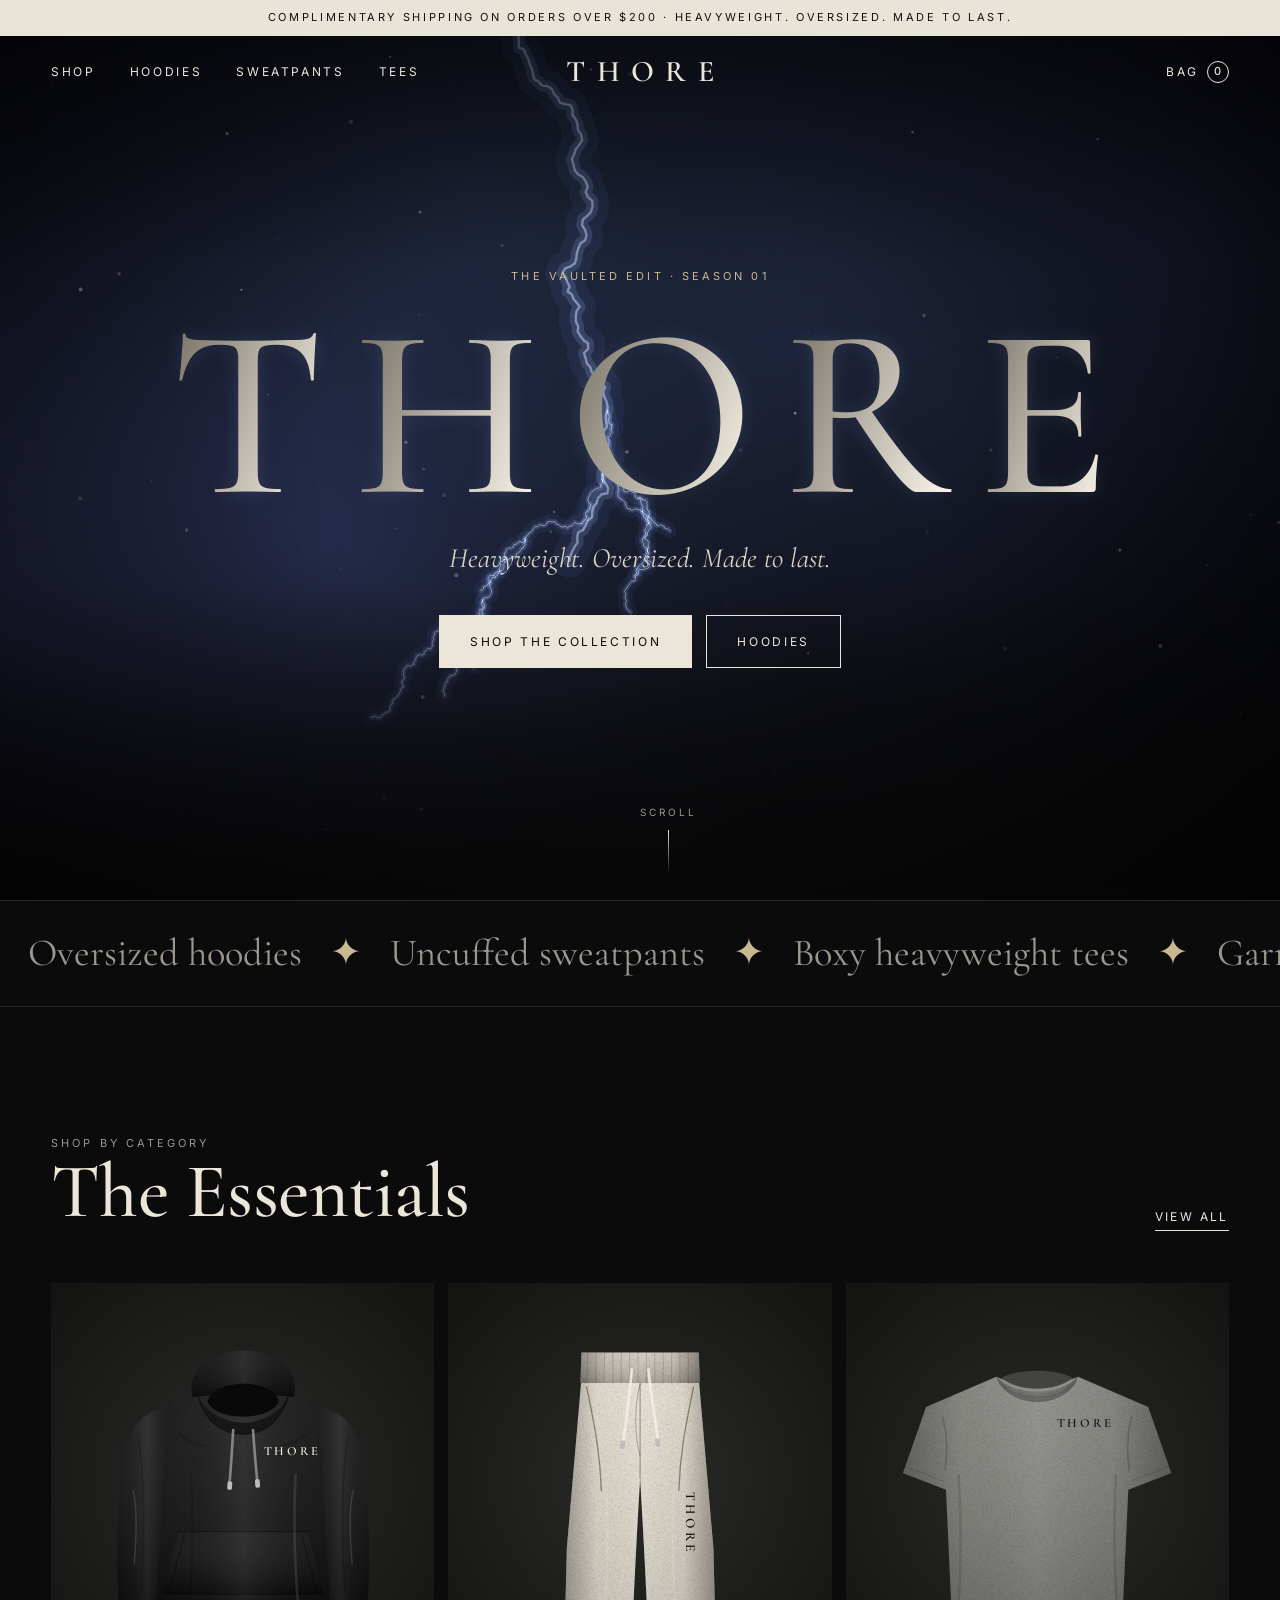
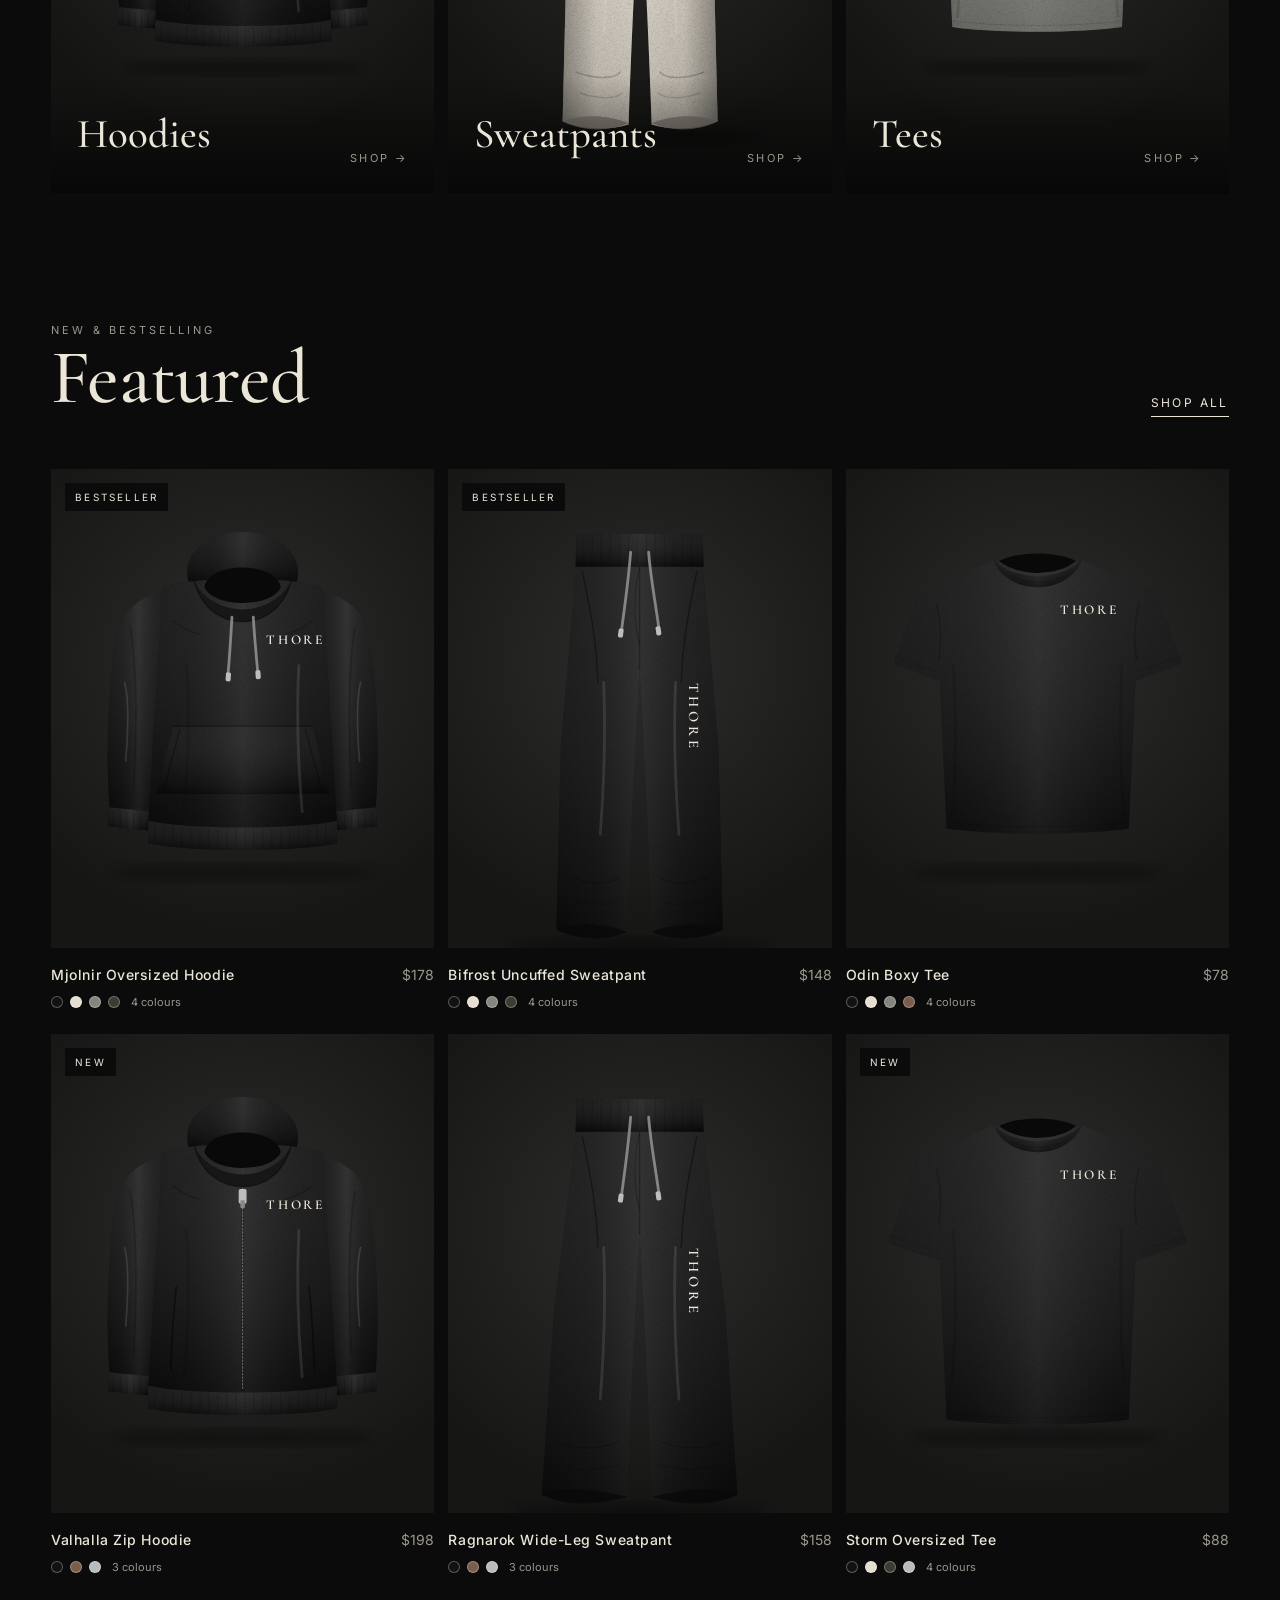
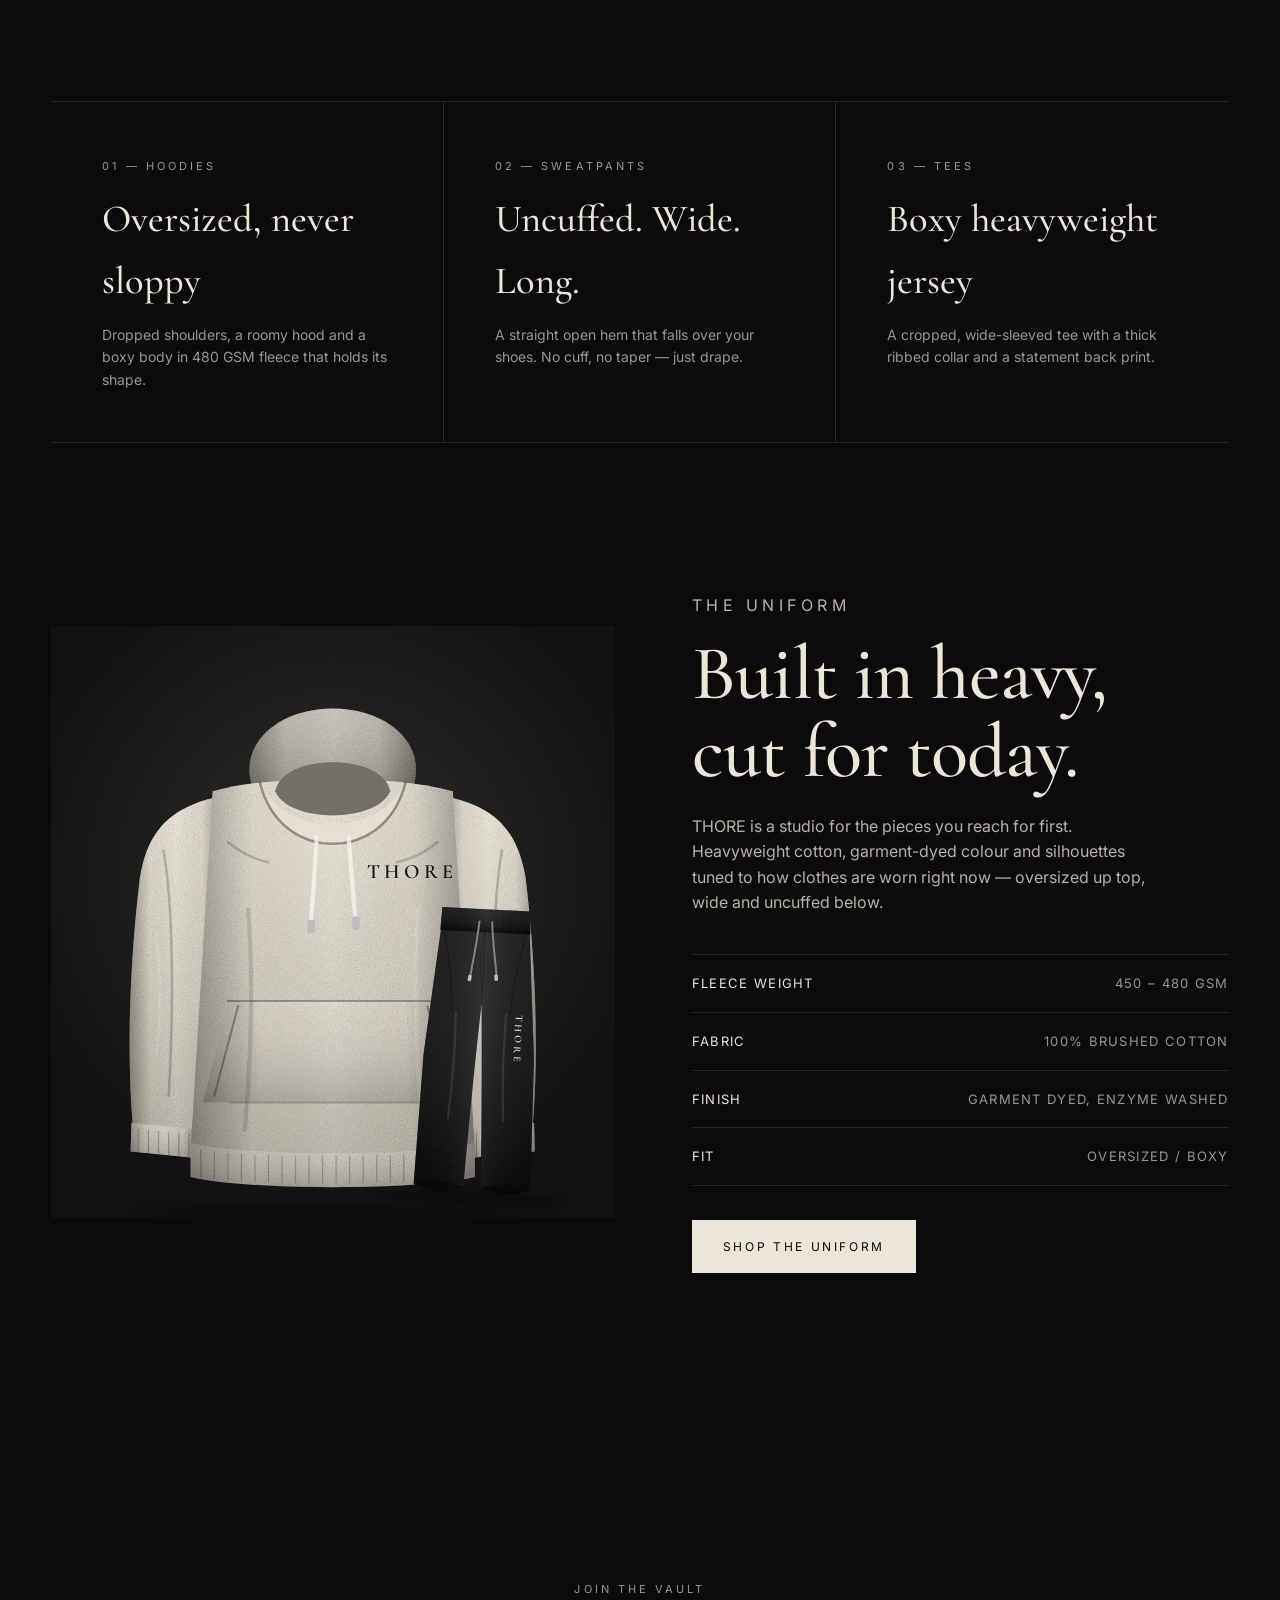
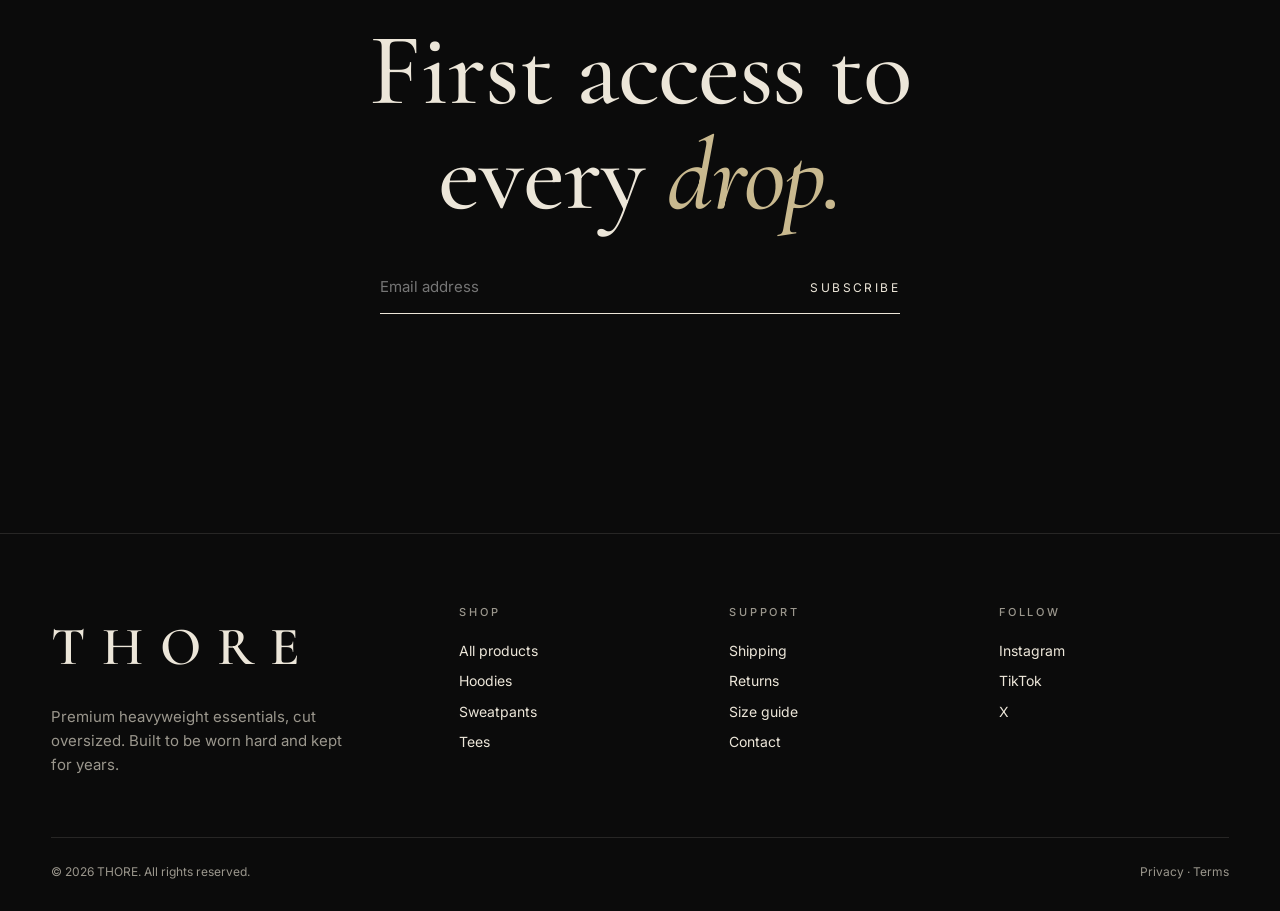
<file: index.html>
<!doctype html><html lang="en"><head><meta charset="utf-8"><meta name="viewport" content="width=device-width,initial-scale=1"><meta name="theme-color" content="#0b0b0b"><link rel="preconnect" href="https://fonts.googleapis.com"><link rel="preconnect" href="https://fonts.gstatic.com" crossorigin><link href="https://fonts.googleapis.com/css2?family=Cormorant+Garamond:ital,wght@0,500;0,600;1,500&family=Inter:wght@300;400;500&display=swap" rel="stylesheet"><link rel="stylesheet" href="css/styles.css"><link rel="icon" href="data:image/svg+xml,%3Csvg xmlns=%27http://www.w3.org/2000/svg%27 viewBox=%270 0 32 32%27%3E%3Crect width=%2732%27 height=%2732%27 fill=%27%23111%27/%3E%3Cpath d=%27M18 3 8 18h7l-2 11 11-16h-7z%27 fill=%27%23e6dfd1%27/%3E%3C/svg%3E"><title>THORE — Heavyweight. Oversized. Made to last.</title><meta name="description" content="THORE premium oversized hoodies, uncuffed sweatpants and boxy tees."></head>
<body data-page="home">
<section class="hero" id="top">
  <canvas id="hero-canvas" aria-hidden="true"></canvas><video id="hero-video" muted loop playsinline autoplay hidden aria-hidden="true"></video>
  <div class="hero-c">
    <p class="eyebrow">The Vaulted Edit · Season 01</p>
    <h1 class="mark" aria-label="THORE"><span>T</span><span>H</span><span>O</span><span>R</span><span>E</span></h1>
    <p class="hero-sub">Heavyweight. Oversized. Made to last.</p>
    <div class="hero-cta"><a class="btn solid" href="shop.html">Shop the collection</a><a class="btn ghost" href="shop.html?c=hoodies">Hoodies</a></div>
  </div>
  <div class="scrollcue"><span>Scroll</span><i></i></div>
</section>

<div class="marquee" aria-hidden="true"><div>
  <span>Oversized hoodies</span><em>✦</em><span>Uncuffed sweatpants</span><em>✦</em><span>Boxy heavyweight tees</span><em>✦</em><span>Garment dyed</span><em>✦</em><span>Built to last</span><em>✦</em>
  <span>Oversized hoodies</span><em>✦</em><span>Uncuffed sweatpants</span><em>✦</em><span>Boxy heavyweight tees</span><em>✦</em><span>Garment dyed</span><em>✦</em><span>Built to last</span><em>✦</em>
</div></div>

<section class="section"><div class="wrap">
  <div class="sec-h reveal"><div><p class="eyebrow">Shop by category</p><h2 class="display">The Essentials</h2></div><a class="link" href="shop.html">View all</a></div>
  <div class="tiles" id="tiles"></div>
</div></section>

<section class="section" style="padding-top:0"><div class="wrap">
  <div class="sec-h reveal"><div><p class="eyebrow">New &amp; bestselling</p><h2 class="display">Featured</h2></div><a class="link" href="shop.html">Shop all</a></div>
  <div class="grid" id="featured"></div>
</div></section>

<section class="wrap"><div class="fit reveal">
  <div><span class="eyebrow">01 — Hoodies</span><b>Oversized, never sloppy</b><p>Dropped shoulders, a roomy hood and a boxy body in 480 GSM fleece that holds its shape.</p></div>
  <div><span class="eyebrow">02 — Sweatpants</span><b>Uncuffed. Wide. Long.</b><p>A straight open hem that falls over your shoes. No cuff, no taper — just drape.</p></div>
  <div><span class="eyebrow">03 — Tees</span><b>Boxy heavyweight jersey</b><p>A cropped, wide-sleeved tee with a thick ribbed collar and a statement back print.</p></div>
</div></section>

<section class="section"><div class="wrap edit">
  <div class="big reveal" id="editArt"></div>
  <div class="reveal"><p class="eyebrow">The uniform</p><h2 class="display">Built in heavy,<br>cut for today.</h2>
    <p>THORE is a studio for the pieces you reach for first. Heavyweight cotton, garment-dyed colour and silhouettes tuned to how clothes are worn right now — oversized up top, wide and uncuffed below.</p>
    <div class="feats"><div>Fleece weight<span>450 – 480 GSM</span></div><div>Fabric<span>100% brushed cotton</span></div><div>Finish<span>Garment dyed, enzyme washed</span></div><div>Fit<span>Oversized / boxy</span></div></div>
    <a class="btn solid" style="margin-top:34px" href="shop.html">Shop the uniform</a></div>
</div></section>

<section class="statement wrap"><p class="eyebrow reveal">Join the vault</p><h2 class="display reveal">First access to every <em>drop.</em></h2>
  <form class="news reveal" onsubmit="event.preventDefault();THORE.toast('You’re on the list');this.reset()"><input type="email" required placeholder="Email address" aria-label="Email"><button>Subscribe</button></form></section>

<script src="js/products.js"></script><script src="js/garments.js"></script><script src="js/app.js"></script><script src="js/hero.js"></script>
<script>
(function(){
  const P=THORE_PRODUCTS, T=[['hoodies','Hoodies',P[0],'obsidian'],['sweatpants','Sweatpants',P[2],'bone'],['tees','Tees',P[4],'ash']];
  document.getElementById('tiles').innerHTML=T.map(t=>'<a class="tile reveal" href="shop.html?c='+t[0]+'"><div class="art">'+garmentSVG(t[2],t[3])+'</div><div class="cap"><h3>'+t[1]+'</h3><small>Shop →</small></div></a>').join('');
  document.getElementById('featured').innerHTML=[P[0],P[2],P[4],P[1],P[3],P[5]].map(p=>THORE.card(p)).join('');
  document.getElementById('editArt').innerHTML='<div class="a">'+garmentSVG(P[0],'bone')+'</div><div class="b">'+garmentSVG(P[2],'obsidian')+'</div>';
  THORE.observe();
})();
</script></body></html>
</file>
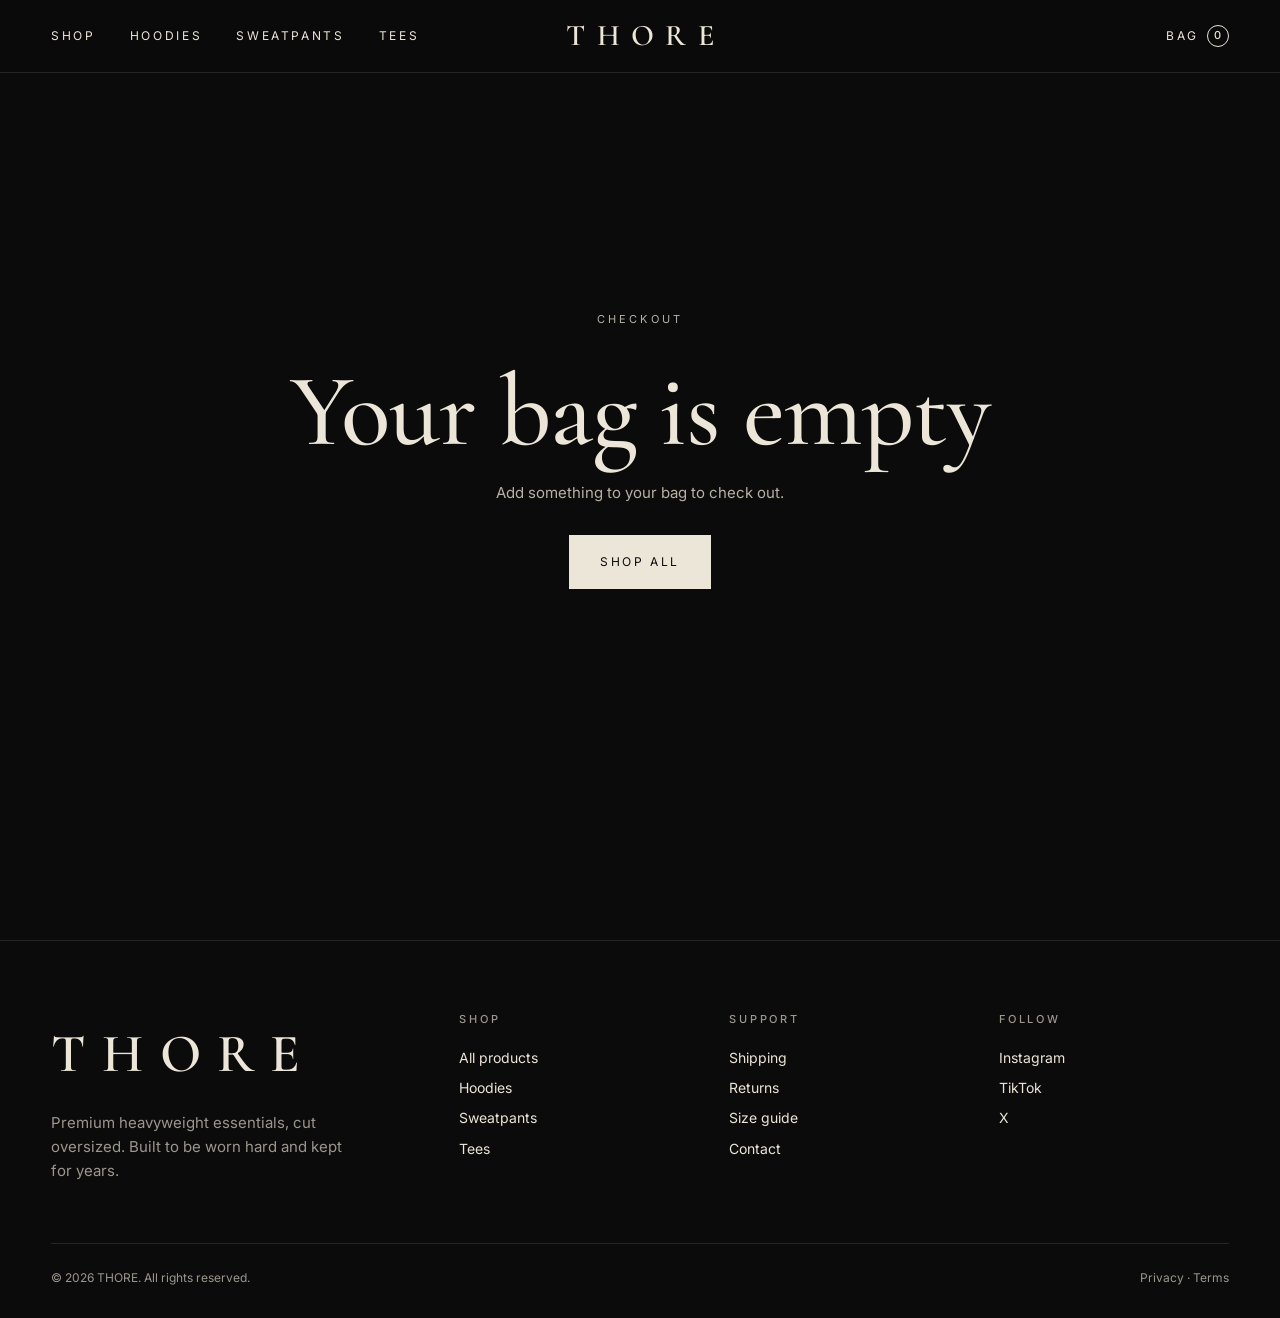
<file: checkout.html>
<!doctype html><html lang="en"><head><meta charset="utf-8"><meta name="viewport" content="width=device-width,initial-scale=1"><meta name="theme-color" content="#0b0b0b"><link rel="preconnect" href="https://fonts.googleapis.com"><link rel="preconnect" href="https://fonts.gstatic.com" crossorigin><link href="https://fonts.googleapis.com/css2?family=Cormorant+Garamond:ital,wght@0,500;0,600;1,500&family=Inter:wght@300;400;500&display=swap" rel="stylesheet"><link rel="stylesheet" href="css/styles.css"><link rel="icon" href="data:image/svg+xml,%3Csvg xmlns=%27http://www.w3.org/2000/svg%27 viewBox=%270 0 32 32%27%3E%3Crect width=%2732%27 height=%2732%27 fill=%27%23111%27/%3E%3Cpath d=%27M18 3 8 18h7l-2 11 11-16h-7z%27 fill=%27%23e6dfd1%27/%3E%3C/svg%3E"><title>Checkout — THORE</title></head>
<body data-page="checkout">
<div id="root"></div>
<script src="js/products.js"></script><script src="js/garments.js"></script><script src="js/app.js"></script>
<script>
(function(){
  const C=THORE_CONFIG,$=THORE.$,root=document.getElementById('root'),money=THORE.money;
  let ship='standard';
  const totals=()=>{const sub=THORE.cart.subtotal(),s=sub===0?0:(sub>=C.freeShippingOver&&ship==='standard'?0:C.shipping[ship]),tax=Math.round(sub*C.taxRate*100)/100;return{sub,s,tax,total:sub+s+tax}};
  function summary(){
    const t=totals();
    return '<div>'+THORE.cart.items().map(i=>{const p=THORE.bySlug(i.slug);return '<div class="sum-i"><div class="t">'+garmentSVG(p,i.color)+'<b>'+i.qty+'</b></div><div><h4>'+p.name+'</h4><p>'+THORE_COLORS[i.color].name+' · '+i.size+'</p></div><span>'+money(p.price*i.qty)+'</span></div>'}).join('')+
    '<div style="border-top:1px solid var(--line);margin-top:24px;padding-top:18px"><div class="row"><span>Subtotal</span><span>'+money(t.sub)+'</span></div><div class="row"><span>Shipping</span><span>'+(t.s?money(t.s):'Free')+'</span></div><div class="row"><span>Estimated tax</span><span>'+money(t.tax)+'</span></div><div class="row tot"><span>Total</span><span>'+money(t.total)+'</span></div></div></div>';
  }
  function fld(id,label,type,extra){return '<div class="fld"><input id="'+id+'" name="'+id+'" type="'+(type||'text')+'" placeholder=" " required '+(extra||'')+'><label for="'+id+'">'+label+'</label></div>'}
  function render(){
    if(!THORE.cart.items().length){root.innerHTML='<div class="done"><div><p class="eyebrow">Checkout</p><h1 class="display">Your bag is empty</h1><p>Add something to your bag to check out.</p><a class="btn solid" href="shop.html">Shop all</a></div></div>';return}
    root.innerHTML='<div class="co"><form class="co-l" id="form" novalidate>'+
        '<h2>Contact</h2><div class="f">'+fld('email','Email','email','autocomplete="email"')+'</div>'+
    '<h2>Shipping address</h2><div class="f"><div class="f two">'+fld('fn','First name','text','autocomplete="given-name"')+fld('ln','Last name','text','autocomplete="family-name"')+'</div>'+fld('addr','Address','text','autocomplete="street-address"')+fld('apt','Apartment, suite (optional)','text').replace(' required','')+
    '<div class="f three">'+fld('city','City','text','autocomplete="address-level2"')+fld('state','State','text','autocomplete="address-level1"')+fld('zip','ZIP','text','autocomplete="postal-code" inputmode="numeric"')+'</div></div>'+
    '<h2>Delivery</h2><div id="ship"><label class="opt on"><span><input type="radio" name="ship" value="standard" checked>Standard<small>3–6 business days</small></span><span id="p1"></span></label><label class="opt"><span><input type="radio" name="ship" value="express">Express<small>1–3 business days</small></span><span>'+money(C.shipping.express)+'</span></label></div>'+
    '<h2>Payment</h2><div class="f">'+fld('cc','Card number','text','inputmode="numeric" autocomplete="cc-number" maxlength="19"')+'<div class="f two">'+fld('exp','Expiry (MM/YY)','text','inputmode="numeric" autocomplete="cc-exp" maxlength="5"')+fld('cvc','CVC','text','inputmode="numeric" autocomplete="cc-csc" maxlength="4"')+'</div></div>'+
    '<p class="note">Demo checkout: no payment is processed and no card data leaves this page.</p>'+
    '<button class="btn solid full" id="pay" style="margin-top:28px">Place order</button></form>'+
    '<aside class="co-r" id="side"></aside></div>';
    paint();
    document.querySelectorAll('input[name=ship]').forEach(r=>r.onchange=()=>{ship=r.value;document.querySelectorAll('.opt').forEach(o=>o.classList.toggle('on',o.querySelector('input').checked));paint()});
    $('#cc').oninput=e=>e.target.value=e.target.value.replace(/\D/g,'').slice(0,16).replace(/(.{4})/g,'$1 ').trim();
    $('#exp').oninput=e=>{let v=e.target.value.replace(/\D/g,'').slice(0,4);e.target.value=v.length>2?v.slice(0,2)+'/'+v.slice(2):v};
    $('#form').onsubmit=submit;
  }
  function paint(){const t=totals();$('#side').innerHTML=summary();$('#p1').textContent=t.sub>=C.freeShippingOver?'Free':money(C.shipping.standard);$('#pay').textContent='Place order — '+money(t.total)}
  function submit(e){
    e.preventDefault();let bad=false;
    document.querySelectorAll('#form input[required]').forEach(i=>{const v=i.value.trim();let ok=!!v;if(i.id==='email')ok=/^\S+@\S+\.\S+$/.test(v);if(i.id==='cc')ok=v.replace(/\s/g,'').length>=15;if(i.id==='exp')ok=/^\d\d\/\d\d$/.test(v);if(i.id==='cvc')ok=v.length>=3;i.parentNode.classList.toggle('err',!ok);if(!ok)bad=true});
    if(bad){THORE.toast('Please check the highlighted fields');const f=document.querySelector('.err input');f&&f.focus();return}
    const n='TH-'+Math.floor(100000+Math.random()*900000),email=$('#email').value;
    try{localStorage.setItem('thore.lastOrder',JSON.stringify({n,items:THORE.cart.items(),total:totals().total}))}catch(x){}
    THORE.cart.clear();
    root.innerHTML='<div class="done"><div><p class="eyebrow">Order '+n+'</p><h1 class="display">Thank you.</h1><p>Your order is confirmed. A receipt is on its way to '+email.replace(/</g,'&lt;')+'.</p><a class="btn solid" href="index.html">Back to THORE</a></div></div>';scrollTo(0,0);
  }
  render();
})();
</script></body></html>
</file>
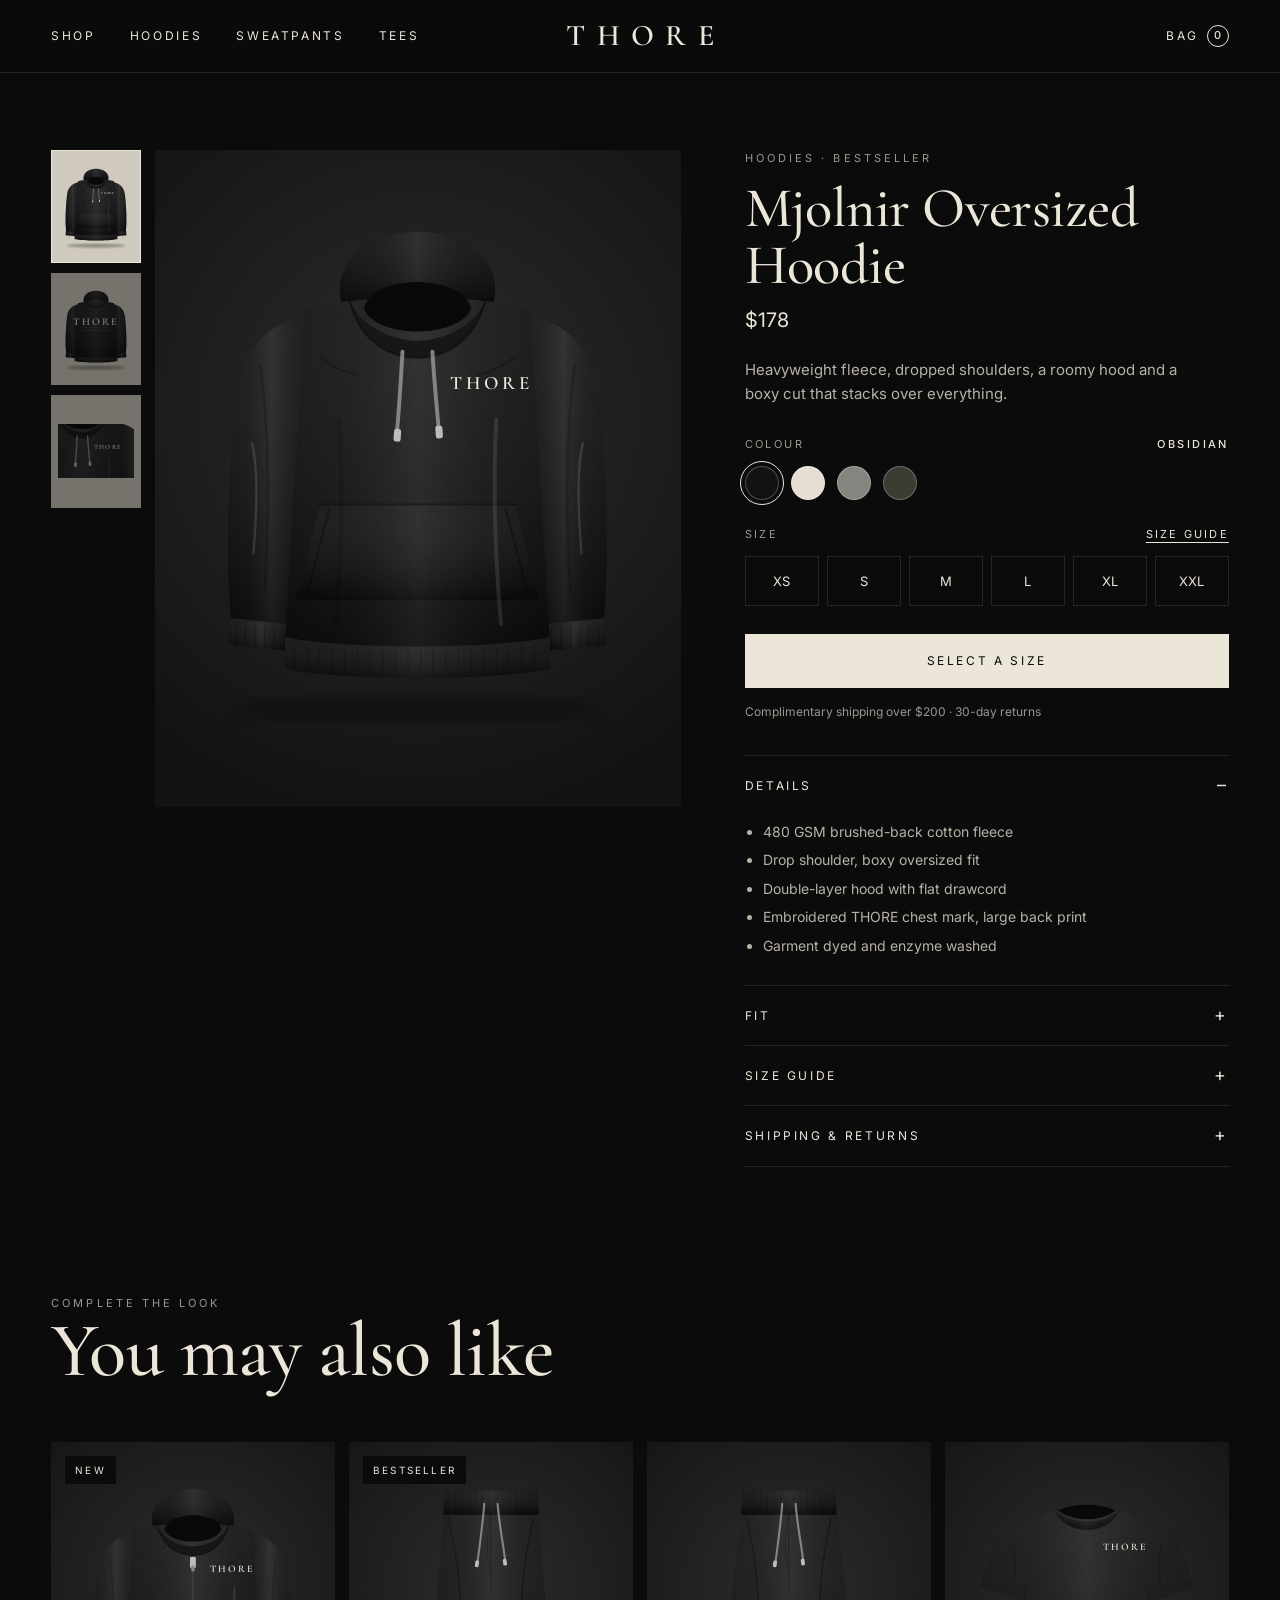
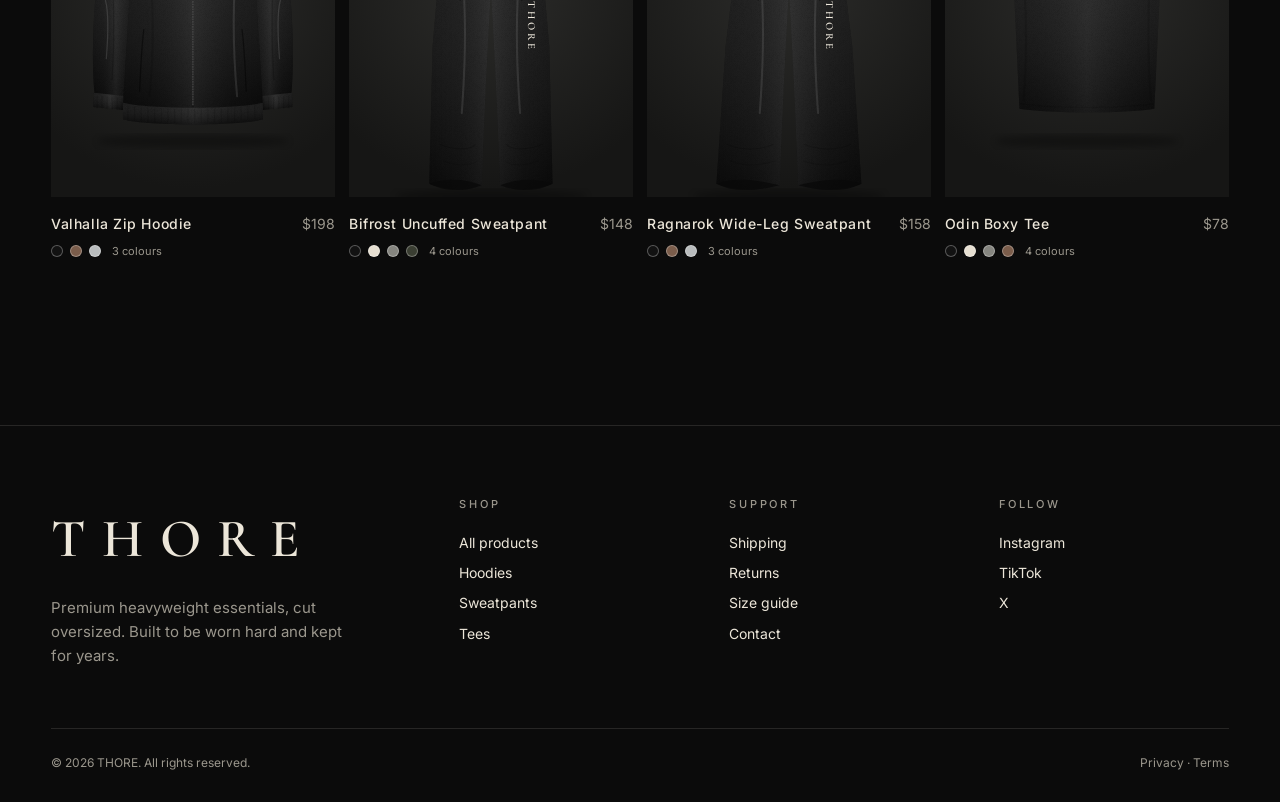
<file: product.html>
<!doctype html><html lang="en"><head><meta charset="utf-8"><meta name="viewport" content="width=device-width,initial-scale=1"><meta name="theme-color" content="#0b0b0b"><link rel="preconnect" href="https://fonts.googleapis.com"><link rel="preconnect" href="https://fonts.gstatic.com" crossorigin><link href="https://fonts.googleapis.com/css2?family=Cormorant+Garamond:ital,wght@0,500;0,600;1,500&family=Inter:wght@300;400;500&display=swap" rel="stylesheet"><link rel="stylesheet" href="css/styles.css"><link rel="icon" href="data:image/svg+xml,%3Csvg xmlns=%27http://www.w3.org/2000/svg%27 viewBox=%270 0 32 32%27%3E%3Crect width=%2732%27 height=%2732%27 fill=%27%23111%27/%3E%3Cpath d=%27M18 3 8 18h7l-2 11 11-16h-7z%27 fill=%27%23e6dfd1%27/%3E%3C/svg%3E"><title>Product — THORE</title></head>
<body data-page="product">
<main class="wrap"><div class="pdp" id="pdp"></div>
<section class="section"><div class="sec-h"><div><p class="eyebrow">Complete the look</p><h2 class="display">You may also like</h2></div></div><div class="grid four" id="more"></div></section></main>
<script src="js/products.js"></script><script src="js/garments.js"></script><script src="js/app.js"></script>
<script>
(function(){
  const q=new URLSearchParams(location.search), p=THORE.bySlug(q.get('p'))||THORE_PRODUCTS[0];
  let color=p.colors.includes(q.get('c'))?q.get('c'):p.colors[0], view='front', size=null;
  document.title=p.name+' — THORE';
  const views=['front','back','detail'];
  const sizeRows={hoodie:[['XS',66,56],['S',68,58],['M',70,60],['L',72,62],['XL',74,64],['XXL',76,66]],sweats:[['XS',100,70],['S',102,72],['M',104,74],['L',106,76],['XL',108,78],['XXL',110,80]],tee:[['XS',64,56],['S',66,58],['M',68,60],['L',70,62],['XL',72,64],['XXL',74,66]]}[p.type];
  const cols=p.type==='sweats'?['Size','Inseam (cm)','Waist (cm)']:['Size','Length (cm)','Chest 1/2 (cm)'];
  function draw(){
    const d=THORE.isDark(color)?' d':'';
    document.getElementById('pdp').innerHTML=
    '<div class="gal"><div class="thumbs">'+views.map(v=>'<button class="'+(v===view?'on':'')+'" data-v="'+v+'" aria-label="'+v+' view">'+garmentSVG(p,color,v)+'</button>').join('')+'</div>'+
    '<div class="stage'+d+'"><div class="v">'+garmentSVG(p,color,view)+'</div></div></div>'+
    '<div class="info"><p class="eyebrow">'+p.category+(p.badge?' · '+p.badge:'')+'</p><h1 class="display">'+p.name+'</h1><p class="pr">'+THORE.money(p.price)+'</p><p class="bl">'+p.blurb+'</p>'+
    '<div class="lbl"><span>Colour</span><b>'+THORE_COLORS[color].name+'</b></div><div class="swatches">'+p.colors.map(c=>'<button class="sw '+(c===color?'on':'')+'" data-c="'+c+'" style="background:'+THORE_COLORS[c].hex+'" aria-label="'+THORE_COLORS[c].name+'"></button>').join('')+'</div>'+
    '<div class="lbl"><span>Size</span><a class="link-b" href="#size-guide" onclick="document.getElementById(\'sg\').open=true">Size guide</a></div><div class="sizes">'+THORE_SIZES.map(s=>'<button class="size '+(s===size?'on':'')+'" data-s="'+s+'">'+s+'</button>').join('')+'</div>'+
    '<button class="btn solid full" id="add" style="margin-top:28px">'+(size?'Add to bag — '+THORE.money(p.price):'Select a size')+'</button>'+
    '<p class="note">Complimentary shipping over '+THORE.money(THORE_CONFIG.freeShippingOver)+' · 30-day returns</p>'+
    '<div class="acc"><details open><summary>Details</summary><div class="c"><ul>'+p.details.map(x=>'<li>'+x+'</li>').join('')+'</ul></div></details>'+
    '<details><summary>Fit</summary><div class="c">'+p.fit+'</div></details>'+
    '<details id="sg"><summary>Size guide</summary><div class="c"><table class="sz"><tr>'+cols.map(c=>'<th>'+c+'</th>').join('')+'</tr>'+sizeRows.map(r=>'<tr>'+r.map(x=>'<td>'+x+'</td>').join('')+'</tr>').join('')+'</table></div></details>'+
    '<details><summary>Shipping &amp; returns</summary><div class="c">Standard shipping 3–6 business days. Express 1–3 business days. Unworn items may be returned within 30 days for a full refund.</div></details></div></div>';
    const r=document.getElementById('pdp');
    r.querySelectorAll('[data-v]').forEach(b=>b.onclick=()=>{view=b.dataset.v;draw()});
    r.querySelectorAll('[data-c]').forEach(b=>b.onclick=()=>{color=b.dataset.c;history.replaceState(0,'','?p='+p.slug+'&c='+color);draw()});
    r.querySelectorAll('[data-s]').forEach(b=>b.onclick=()=>{size=b.dataset.s;draw()});
    document.getElementById('add').onclick=()=>{if(!size){THORE.toast('Please select a size');return}THORE.cart.add(p.slug,color,size)};
  }
  draw();
  document.getElementById('more').innerHTML=THORE_PRODUCTS.filter(x=>x.slug!==p.slug).slice(0,4).map(x=>THORE.card(x)).join('');THORE.observe();
})();
</script></body></html>
</file>
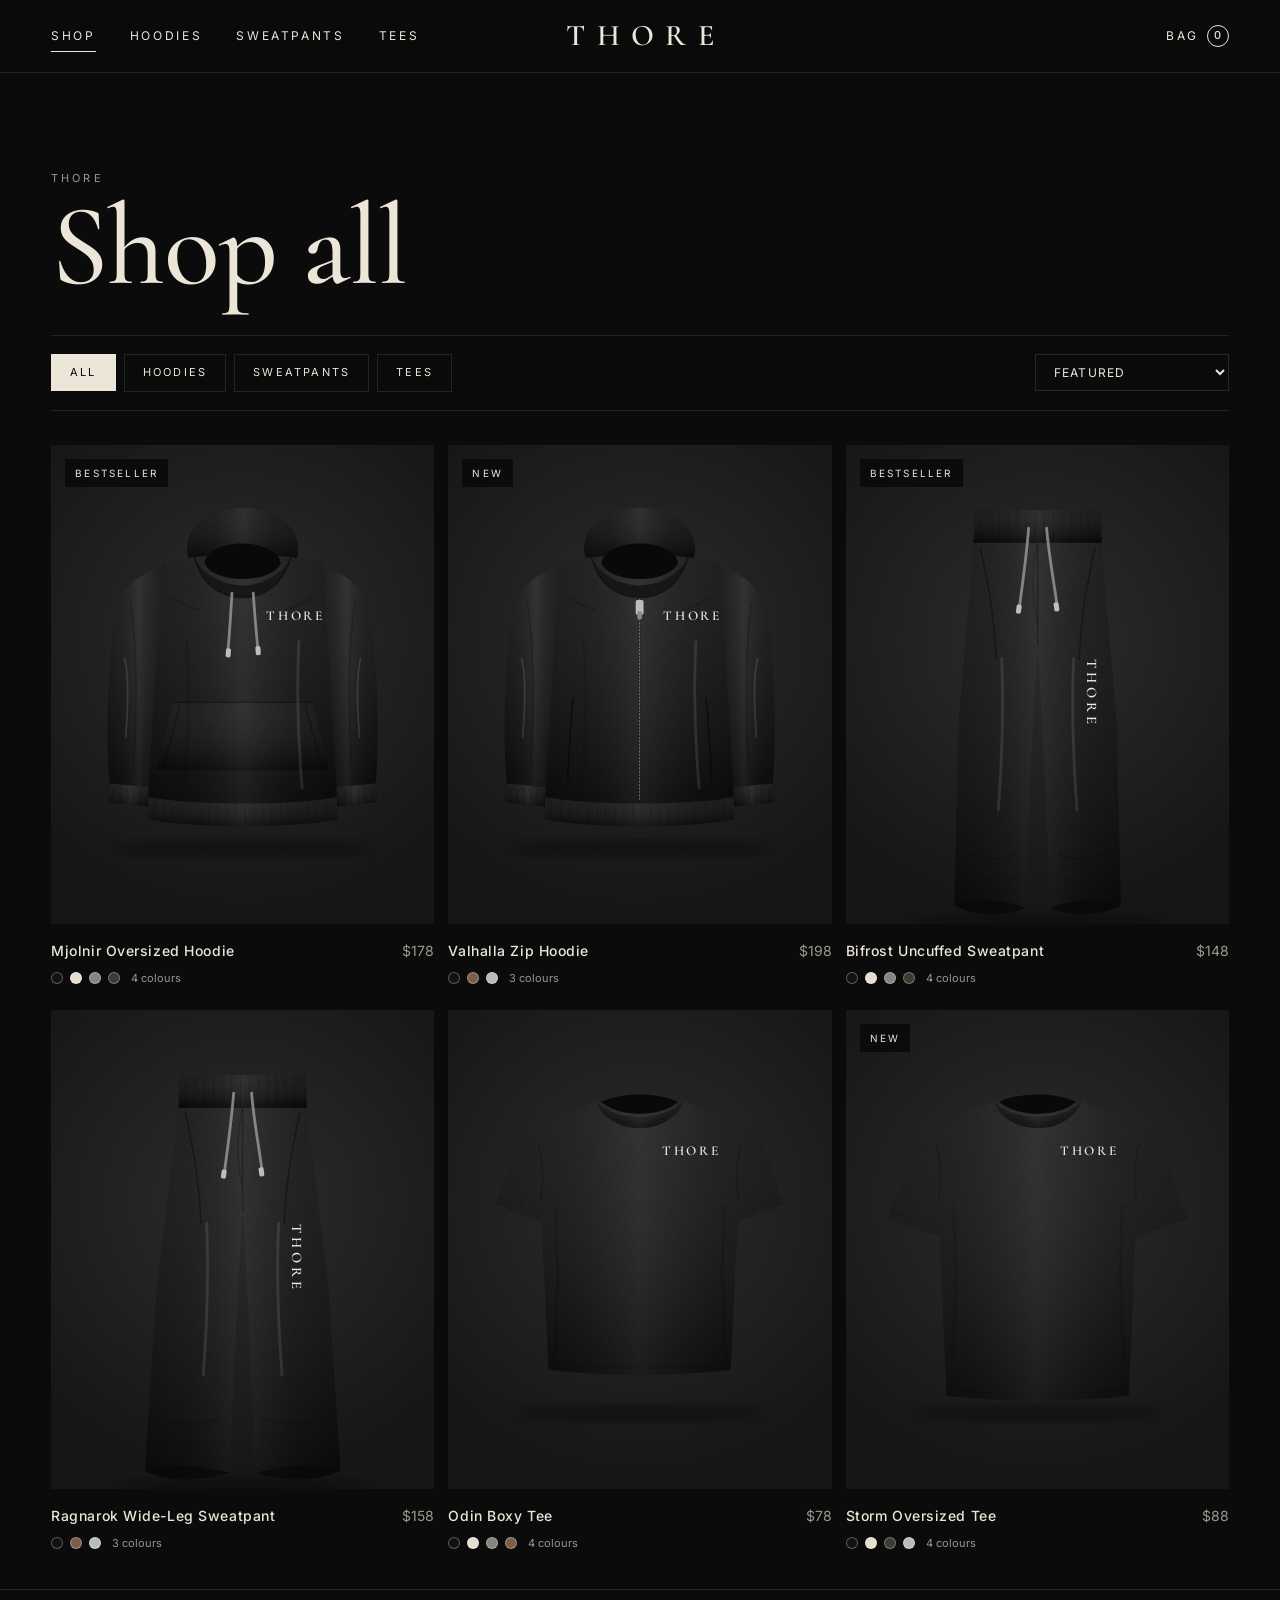
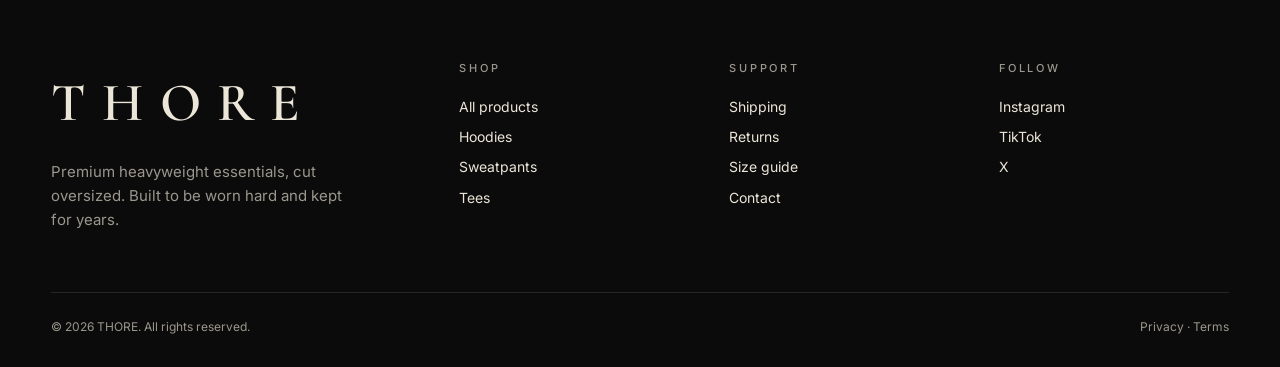
<file: shop.html>
<!doctype html><html lang="en"><head><meta charset="utf-8"><meta name="viewport" content="width=device-width,initial-scale=1"><meta name="theme-color" content="#0b0b0b"><link rel="preconnect" href="https://fonts.googleapis.com"><link rel="preconnect" href="https://fonts.gstatic.com" crossorigin><link href="https://fonts.googleapis.com/css2?family=Cormorant+Garamond:ital,wght@0,500;0,600;1,500&family=Inter:wght@300;400;500&display=swap" rel="stylesheet"><link rel="stylesheet" href="css/styles.css"><link rel="icon" href="data:image/svg+xml,%3Csvg xmlns=%27http://www.w3.org/2000/svg%27 viewBox=%270 0 32 32%27%3E%3Crect width=%2732%27 height=%2732%27 fill=%27%23111%27/%3E%3Cpath d=%27M18 3 8 18h7l-2 11 11-16h-7z%27 fill=%27%23e6dfd1%27/%3E%3C/svg%3E"><title>Shop — THORE</title></head>
<body data-page="shop">
<main class="wrap page-top"><div class="page-h"><p class="eyebrow">THORE</p><h1 class="display" id="title">Shop all</h1></div>
  <div class="toolbar"><div class="filters" id="filters"></div><select class="sort" id="sort" aria-label="Sort"><option value="feat">Featured</option><option value="lo">Price: low to high</option><option value="hi">Price: high to low</option></select></div>
  <div class="grid" id="grid"></div></main>
<script src="js/products.js"></script><script src="js/garments.js"></script><script src="js/app.js"></script>
<script>
(function(){
  const cats=[['all','All'],['hoodies','Hoodies'],['sweatpants','Sweatpants'],['tees','Tees']];
  let cat=new URLSearchParams(location.search).get('c')||'all', sort='feat';
  const f=document.getElementById('filters');
  function render(){
    f.innerHTML=cats.map(c=>'<button class="chip '+(c[0]===cat?'on':'')+'" data-c="'+c[0]+'">'+c[1]+'</button>').join('');
    f.querySelectorAll('button').forEach(b=>b.onclick=()=>{cat=b.dataset.c;history.replaceState(0,'',cat==='all'?'shop.html':'shop.html?c='+cat);render()});
    let list=THORE_PRODUCTS.filter(p=>cat==='all'||p.category===cat);
    if(sort==='lo')list=[...list].sort((a,b)=>a.price-b.price);if(sort==='hi')list=[...list].sort((a,b)=>b.price-a.price);
    document.getElementById('title').textContent=cat==='all'?'Shop all':cats.find(c=>c[0]===cat)[1];
    document.getElementById('grid').innerHTML=list.map(p=>THORE.card(p)).join('');THORE.observe();
  }
  document.getElementById('sort').onchange=e=>{sort=e.target.value;render()};render();
})();
</script></body></html>
</file>
<file: css/styles.css>
:root{
  --bg:#0b0b0b; --bg2:#121212; --panel:#171716; --line:rgba(236,230,217,.12);
  --text:#ece6d9; --muted:#9b978d; --bone:#e6dfd1; --accent:#c9b98f; --accent2:#8fb4ff;
  --paper:#e9e4d8; --ink:#121212;
  --serif:'Cormorant Garamond','Playfair Display',Georgia,serif;
  --sans:'Inter',system-ui,-apple-system,'Segoe UI',Helvetica,Arial,sans-serif;
  --ease:cubic-bezier(.2,.7,.2,1);
  --gutter:clamp(18px,4vw,56px);
}
*{box-sizing:border-box;margin:0;padding:0}
html{scroll-behavior:smooth;-webkit-text-size-adjust:100%}
body{background:var(--bg);color:var(--text);font-family:var(--sans);font-size:15px;line-height:1.6;-webkit-font-smoothing:antialiased;overflow-x:hidden}
a{color:inherit;text-decoration:none}
button{font:inherit;color:inherit;background:none;border:0;cursor:pointer}
img,svg{display:block;max-width:100%}
::selection{background:var(--accent);color:#000}
.wrap{padding-inline:var(--gutter);max-width:1560px;margin-inline:auto}
.eyebrow{font-size:11px;letter-spacing:.28em;text-transform:uppercase;color:var(--muted)}
.display{font-family:var(--serif);font-weight:500;letter-spacing:-.01em;line-height:1.02}
.btn{display:inline-flex;align-items:center;justify-content:center;gap:10px;padding:16px 30px;font-size:12px;letter-spacing:.22em;text-transform:uppercase;border:1px solid var(--text);transition:all .35s var(--ease);position:relative;overflow:hidden}
.btn.solid{background:var(--text);color:#0b0b0b}
.btn.solid:hover{background:transparent;color:var(--text)}
.btn.ghost:hover{background:var(--text);color:#0b0b0b}
.btn[disabled]{opacity:.4;pointer-events:none}
.btn.full{width:100%}
.link{font-size:12px;letter-spacing:.2em;text-transform:uppercase;border-bottom:1px solid currentColor;padding-bottom:4px;transition:opacity .3s}
.link:hover{opacity:.6}

/* announcement + header */
.announce{max-height:40px;overflow:hidden;transition:max-height .4s var(--ease),padding .4s;background:var(--paper);color:#111;text-align:center;font-size:11px;letter-spacing:.24em;text-transform:uppercase;padding:9px 12px}
.header{position:fixed;top:0;left:0;right:0;z-index:60;transition:background .4s,transform .4s var(--ease),border-color .4s;border-bottom:1px solid transparent}
.header.solid{background:rgba(11,11,11,.86);backdrop-filter:blur(16px);-webkit-backdrop-filter:blur(16px);border-color:var(--line)}
.header.solid .announce{max-height:0;padding-block:0}
.header.hide{transform:translateY(-100%)}
.header-in{display:grid;grid-template-columns:1fr auto 1fr;align-items:center;height:72px}
.nav{display:flex;gap:34px}
.nav a{font-size:12px;letter-spacing:.22em;text-transform:uppercase;position:relative;padding:6px 0}
.nav a::after{content:'';position:absolute;left:0;bottom:0;height:1px;width:100%;background:currentColor;transform:scaleX(0);transform-origin:right;transition:transform .4s var(--ease)}
.nav a:hover::after,.nav a.on::after{transform:scaleX(1);transform-origin:left}
.logo{font-family:var(--serif);font-size:30px;font-weight:600;letter-spacing:.38em;padding-left:.38em}
.hr{display:flex;justify-content:flex-end;gap:22px;align-items:center}
.bag{font-size:12px;letter-spacing:.22em;text-transform:uppercase;display:flex;gap:8px;align-items:center}
.bag b{display:inline-grid;place-items:center;min-width:22px;height:22px;border:1px solid var(--text);border-radius:50%;font-weight:500;font-size:11px;letter-spacing:0}
.burger{display:none;width:28px;height:18px;position:relative}
.burger i{position:absolute;left:0;right:0;height:1px;background:var(--text);transition:.3s}
.burger i:first-child{top:4px}.burger i:last-child{bottom:4px}
.mnav{position:fixed;inset:0;background:var(--bg);z-index:55;display:flex;flex-direction:column;justify-content:center;gap:18px;padding:var(--gutter);opacity:0;pointer-events:none;transition:opacity .4s}
.mnav.open{opacity:1;pointer-events:auto}
.mnav a{font-family:var(--serif);font-size:44px}
@media(max-width:860px){.nav{display:none}.burger{display:block}.header-in{grid-template-columns:1fr auto 1fr}.hr .search-l{display:none}.logo{font-size:24px}}

/* hero */
.hero{position:relative;height:100svh;min-height:640px;display:grid;place-items:center;overflow:hidden;isolation:isolate;background:#050505}
.hero canvas,.hero video{position:absolute;inset:0;width:100%;height:100%;object-fit:cover;z-index:-1}
.hero::after{content:'';position:absolute;inset:0;background:radial-gradient(ellipse at center,transparent 35%,rgba(0,0,0,.72) 100%),linear-gradient(to bottom,rgba(0,0,0,.35),transparent 30%,transparent 65%,#0b0b0b);pointer-events:none;z-index:-1}
.hero-c{text-align:center;padding:0 var(--gutter);margin-top:4vh}
.hero .eyebrow{color:var(--accent);opacity:0;animation:rise 1.2s .2s var(--ease) forwards}
.mark{font-family:var(--serif);font-weight:500;font-size:clamp(76px,19vw,300px);line-height:.95;letter-spacing:.12em;padding-left:.12em;display:flex;justify-content:center;margin:14px 0 6px;
  filter:drop-shadow(0 0 calc(var(--flash,0)*60px) rgba(170,200,255,calc(var(--flash,0)*.9)))}
.mark span{display:inline-block;opacity:0;transform:translateY(40px) scale(1.06);filter:blur(14px);
  background:linear-gradient(110deg,#6f6a5c 0%,#f4efe3 38%,#fffdf6 50%,#cfc6b0 62%,#6f6a5c 100%);background-size:260% 100%;-webkit-background-clip:text;background-clip:text;color:transparent;
  animation:letter 1.4s var(--ease) forwards,sheen 7s 2.2s ease-in-out infinite}
.mark span:nth-child(1){animation-delay:.35s,2.2s}.mark span:nth-child(2){animation-delay:.5s,2.4s}.mark span:nth-child(3){animation-delay:.65s,2.6s}.mark span:nth-child(4){animation-delay:.8s,2.8s}.mark span:nth-child(5){animation-delay:.95s,3s}
.hero-sub{font-family:var(--serif);font-style:italic;font-size:clamp(18px,2.2vw,28px);color:#d9d3c4;opacity:0;animation:rise 1.2s 1.5s var(--ease) forwards}
.hero-cta{margin-top:34px;display:flex;gap:14px;justify-content:center;flex-wrap:wrap;opacity:0;animation:rise 1.2s 1.8s var(--ease) forwards}
.scrollcue{position:absolute;bottom:26px;left:50%;transform:translateX(-50%);display:flex;flex-direction:column;align-items:center;gap:10px;font-size:10px;letter-spacing:.3em;color:var(--muted);text-transform:uppercase;opacity:0;animation:rise 1s 2.4s forwards}
.scrollcue i{width:1px;height:44px;background:linear-gradient(var(--text),transparent);animation:drip 2.2s ease-in-out infinite;transform-origin:top}
@keyframes letter{to{opacity:1;transform:none;filter:blur(0)}}
@keyframes sheen{0%,100%{background-position:100% 0}50%{background-position:0 0}}
@keyframes rise{from{opacity:0;transform:translateY(18px)}to{opacity:1;transform:none}}
@keyframes drip{0%{transform:scaleY(0)}50%{transform:scaleY(1)}100%{transform:scaleY(1);opacity:0}}

/* marquee */
.marquee{border-block:1px solid var(--line);overflow:hidden;white-space:nowrap;padding:22px 0}
.marquee div{display:inline-block;animation:slide 38s linear infinite;font-family:var(--serif);font-size:clamp(22px,3vw,40px);color:var(--muted)}
.marquee span{margin-inline:28px}.marquee em{color:var(--accent);font-style:normal}
@keyframes slide{to{transform:translateX(-50%)}}

/* sections */
.section{padding-block:clamp(70px,10vw,150px)}
.sec-h{display:flex;justify-content:space-between;align-items:flex-end;gap:20px;margin-bottom:clamp(28px,4vw,56px);flex-wrap:wrap}
.sec-h h2{font-size:clamp(38px,6vw,84px)}
.reveal{opacity:0;transform:translateY(34px);transition:opacity 1s var(--ease),transform 1s var(--ease)}
.reveal.in{opacity:1;transform:none}

/* collection tiles */
.tiles{display:grid;grid-template-columns:repeat(3,1fr);gap:14px}
.tile{position:relative;aspect-ratio:3/4;overflow:hidden;background:radial-gradient(circle at 50% 38%,#2a2a28,#141413 70%);display:block}
.tile .art{position:absolute;inset:7% 9% 14%;transition:transform 1.1s var(--ease)}
.tile:hover .art{transform:scale(1.07) translateY(-1%)}
.tile .cap{position:absolute;left:0;right:0;bottom:0;padding:26px;display:flex;justify-content:space-between;align-items:flex-end;background:linear-gradient(transparent,rgba(0,0,0,.65))}
.tile h3{font-family:var(--serif);font-size:clamp(28px,3.2vw,44px);font-weight:500}
.tile small{font-size:11px;letter-spacing:.22em;text-transform:uppercase;color:var(--muted)}
@media(max-width:760px){.tiles{grid-template-columns:1fr}.tile{aspect-ratio:4/4.4}}

/* product grid + cards */
.grid{display:grid;grid-template-columns:repeat(3,1fr);gap:clamp(14px,2vw,28px) 14px}
.grid.four{grid-template-columns:repeat(4,1fr)}
@media(max-width:1000px){.grid,.grid.four{grid-template-columns:repeat(2,1fr)}}
@media(max-width:520px){.grid,.grid.four{gap:24px 8px}}
.card{display:block}
.card .img{position:relative;aspect-ratio:4/5;background:radial-gradient(circle at 50% 40%,#e4dfd3,#c9c4b8 80%);overflow:hidden}
.card .img.d{background:radial-gradient(circle at 50% 40%,#2c2c2a,#161615 80%)}
.card .img .v{position:absolute;inset:6% 6% 8%;transition:opacity .6s var(--ease),transform 1s var(--ease)}
.card .img .v.b{opacity:0}
.card:hover .img .v.f{opacity:0}.card:hover .img .v.b{opacity:1}
.card:hover .img .v{transform:scale(1.04)}
.badge{position:absolute;top:14px;left:14px;font-size:10px;letter-spacing:.22em;text-transform:uppercase;background:#0b0b0b;color:var(--text);padding:6px 10px;z-index:2}
.card .meta{display:flex;justify-content:space-between;gap:10px;padding-top:16px}
.card h3{font-size:14px;font-weight:500;letter-spacing:.04em}
.card .price{font-size:14px;color:var(--muted)}
.dots{display:flex;gap:7px;margin-top:10px}
.dots i{width:12px;height:12px;border-radius:50%;border:1px solid rgba(255,255,255,.3)}
.dots em{font-style:normal;font-size:11px;color:var(--muted);margin-left:4px;line-height:12px}

/* editorial */
.edit{display:grid;grid-template-columns:1.05fr 1fr;gap:clamp(30px,6vw,100px);align-items:center}
.edit .big{aspect-ratio:1/1.05;background:radial-gradient(circle at 50% 42%,#2c2c2a,#121212 75%);position:relative;overflow:hidden}
.edit .big .a{position:absolute;inset:5%}
.edit .big .b{position:absolute;width:42%;right:3%;bottom:2%;transform:rotate(3deg)}
.edit p{color:#b7b2a6;max-width:46ch;margin-top:22px;font-size:16px}
.edit h2{font-size:clamp(40px,6vw,92px);margin-top:16px}
.feats{margin-top:38px;display:grid;gap:0;border-top:1px solid var(--line)}
.feats div{display:flex;justify-content:space-between;padding:18px 0;border-bottom:1px solid var(--line);font-size:13px;letter-spacing:.1em;text-transform:uppercase}
.feats span{color:var(--muted)}
@media(max-width:860px){.edit{grid-template-columns:1fr}}

/* fit trio */
.fit{display:grid;grid-template-columns:repeat(3,1fr);gap:0;border-block:1px solid var(--line)}
.fit div{padding:clamp(28px,4vw,56px);border-right:1px solid var(--line)}
.fit div:last-child{border:0}
.fit b{font-family:var(--serif);font-size:clamp(28px,3vw,42px);font-weight:500;display:block;margin:12px 0}
.fit p{color:var(--muted);font-size:14px}
@media(max-width:860px){.fit{grid-template-columns:1fr}.fit div{border-right:0;border-bottom:1px solid var(--line)}}

/* big statement + newsletter */
.statement{text-align:center;padding-block:clamp(90px,14vw,210px)}
.statement h2{font-size:clamp(40px,8vw,128px);max-width:14ch;margin:20px auto 0}
.statement h2 em{color:var(--accent)}
.news{display:flex;gap:0;max-width:520px;margin:34px auto 0;border-bottom:1px solid var(--text)}
.news input{flex:1;background:none;border:0;color:var(--text);padding:14px 0;font:inherit;outline:0}
.news button{font-size:12px;letter-spacing:.2em;text-transform:uppercase}

/* footer */
footer{border-top:1px solid var(--line);padding:70px 0 30px;margin-top:40px}
.fgrid{display:grid;grid-template-columns:1.6fr 1fr 1fr 1fr;gap:40px}
footer h4{font-size:11px;letter-spacing:.26em;text-transform:uppercase;color:var(--muted);font-weight:500;margin-bottom:18px}
footer li{list-style:none;margin:8px 0;font-size:14px}
footer li a:hover{color:var(--accent)}
.flogo{font-family:var(--serif);font-size:54px;letter-spacing:.3em;font-weight:600}
.fine{display:flex;justify-content:space-between;gap:12px;flex-wrap:wrap;margin-top:60px;padding-top:24px;border-top:1px solid var(--line);font-size:12px;color:var(--muted)}
@media(max-width:760px){.fgrid{grid-template-columns:1fr 1fr}.fgrid>div:first-child{grid-column:1/-1}}

/* shop page */
.page-top{padding-top:170px}
.page-h{padding-bottom:30px}
.page-h h1{font-size:clamp(52px,9vw,140px)}
.toolbar{display:flex;justify-content:space-between;align-items:center;gap:16px;flex-wrap:wrap;padding-block:18px;border-block:1px solid var(--line);margin-bottom:34px;position:sticky;top:72px;background:rgba(11,11,11,.9);backdrop-filter:blur(12px);z-index:20}
.filters{display:flex;gap:8px;flex-wrap:wrap}
.chip{padding:9px 18px;border:1px solid var(--line);font-size:11px;letter-spacing:.2em;text-transform:uppercase;transition:.3s}
.chip.on,.chip:hover{background:var(--text);color:#0b0b0b;border-color:var(--text)}
select.sort{background:#0b0b0b;border:1px solid var(--line);color:var(--text);padding:9px 14px;font:inherit;font-size:12px;letter-spacing:.1em;text-transform:uppercase}

/* product page */
.pdp{display:grid;grid-template-columns:1.3fr 1fr;gap:clamp(24px,5vw,80px);padding-top:150px;align-items:start}
.gal{display:grid;grid-template-columns:90px 1fr;gap:14px;position:sticky;top:100px}
.thumbs{display:grid;gap:10px;align-content:start}
.thumbs button{aspect-ratio:4/5;background:#cfcabd;border:1px solid transparent;opacity:.55;transition:.3s;padding:6px}
.thumbs button.on,.thumbs button:hover{opacity:1;border-color:var(--text)}
.stage{aspect-ratio:4/5;background:radial-gradient(circle at 50% 40%,#e4dfd3,#c3beb1 85%);padding:5%;position:relative;overflow:hidden}
.stage.d{background:radial-gradient(circle at 50% 40%,#2c2c2a,#131312 85%)}
.stage .v{position:absolute;inset:5%;animation:fadein .6s var(--ease)}
@keyframes fadein{from{opacity:0;transform:scale(.98)}to{opacity:1;transform:none}}
.info h1{font-size:clamp(38px,4.4vw,64px);margin:12px 0 10px}
.info .pr{font-size:20px;margin-bottom:22px}
.info .bl{color:#b7b2a6;margin-bottom:30px;max-width:48ch}
.lbl{display:flex;justify-content:space-between;font-size:11px;letter-spacing:.22em;text-transform:uppercase;color:var(--muted);margin:26px 0 12px}
.lbl b{color:var(--text);font-weight:500}
.swatches{display:flex;gap:12px}
.sw{width:34px;height:34px;border-radius:50%;border:1px solid rgba(255,255,255,.25);position:relative;transition:.3s}
.sw.on::after{content:'';position:absolute;inset:-6px;border:1px solid var(--text);border-radius:50%}
.sizes{display:grid;grid-template-columns:repeat(6,1fr);gap:8px}
.size{padding:14px 0;border:1px solid var(--line);font-size:13px;transition:.25s}
.size:hover{border-color:var(--text)}.size.on{background:var(--text);color:#0b0b0b;border-color:var(--text)}
.link-b{font-size:11px;letter-spacing:.2em;text-transform:uppercase;text-decoration:underline;text-underline-offset:4px;color:var(--text)}
.acc{margin-top:34px;border-top:1px solid var(--line)}
.acc details{border-bottom:1px solid var(--line)}
.acc summary{list-style:none;cursor:pointer;display:flex;justify-content:space-between;padding:20px 0;font-size:12px;letter-spacing:.22em;text-transform:uppercase}
.acc summary::after{content:'+';font-size:18px;line-height:1}
.acc details[open] summary::after{content:'–'}
.acc .c{padding:0 0 22px;color:#b7b2a6;font-size:14px}
.acc ul{padding-left:18px}.acc li{margin:6px 0}
table.sz{width:100%;border-collapse:collapse;font-size:13px;margin-top:8px}
table.sz th,table.sz td{padding:10px 6px;text-align:center;border-bottom:1px solid var(--line)}
table.sz th{color:var(--muted);font-weight:500;font-size:11px;letter-spacing:.14em;text-transform:uppercase}
@media(max-width:900px){.pdp{grid-template-columns:1fr}.gal{position:static;grid-template-columns:1fr}.thumbs{grid-template-columns:repeat(3,1fr);order:2}}

/* cart drawer */
.scrim{position:fixed;inset:0;background:rgba(0,0,0,.6);opacity:0;pointer-events:none;transition:.4s;z-index:90}
.scrim.open{opacity:1;pointer-events:auto}
.drawer{position:fixed;top:0;right:0;bottom:0;width:min(460px,100%);background:#101010;border-left:1px solid var(--line);z-index:100;transform:translateX(100%);transition:transform .55s var(--ease);display:flex;flex-direction:column}
.drawer.open{transform:none}
.dh{display:flex;justify-content:space-between;align-items:center;padding:24px 26px;border-bottom:1px solid var(--line)}
.dh h3{font-family:var(--serif);font-size:28px;font-weight:500}
.dl{flex:1;overflow:auto;padding:10px 26px}
.li{display:grid;grid-template-columns:84px 1fr auto;gap:16px;padding:20px 0;border-bottom:1px solid var(--line)}
.li .t{aspect-ratio:4/5;background:#cdc8bb;padding:4px}
.li h4{font-size:14px;font-weight:500}
.li p{font-size:12px;color:var(--muted)}
.qty{display:inline-flex;align-items:center;border:1px solid var(--line);margin-top:10px}
.qty button{width:30px;height:30px}.qty span{min-width:28px;text-align:center;font-size:13px}
.rm{font-size:11px;color:var(--muted);text-decoration:underline;display:block;margin-top:8px}
.df{padding:22px 26px;border-top:1px solid var(--line)}
.row{display:flex;justify-content:space-between;margin:8px 0;font-size:14px}
.row.tot{font-size:17px;margin-top:14px}
.empty{text-align:center;padding:90px 0;color:var(--muted)}
.ship-bar{height:3px;background:var(--line);margin:6px 0 14px}.ship-bar i{display:block;height:100%;background:var(--accent);transition:width .5s}
.toast{position:fixed;left:50%;bottom:28px;transform:translate(-50%,30px);background:var(--text);color:#0b0b0b;padding:14px 24px;font-size:12px;letter-spacing:.18em;text-transform:uppercase;opacity:0;pointer-events:none;transition:.4s var(--ease);z-index:200}
.toast.on{opacity:1;transform:translate(-50%,0)}

/* checkout */
.co{display:grid;grid-template-columns:1.15fr 1fr;gap:0;min-height:100vh;padding-top:0}
.co-l{padding:clamp(120px,12vw,150px) clamp(18px,5vw,80px) 80px;max-width:760px;margin-left:auto;width:100%}
.co-r{background:#101010;border-left:1px solid var(--line);padding:clamp(120px,12vw,150px) clamp(18px,5vw,80px) 60px}
.co-r>div{max-width:480px;position:sticky;top:110px}
.co h2{font-family:var(--serif);font-size:30px;font-weight:500;margin:44px 0 18px}
.co h2:first-of-type{margin-top:0}
.f{display:grid;gap:12px}.f.two{grid-template-columns:1fr 1fr}.f.three{grid-template-columns:1.4fr 1fr 1fr}
.fld{position:relative}
.fld input,.fld select{width:100%;background:transparent;border:1px solid var(--line);color:var(--text);padding:22px 14px 8px;font:inherit;font-size:15px;outline:0;transition:border .3s;border-radius:0;appearance:none}
.fld label{position:absolute;left:14px;top:16px;font-size:14px;color:var(--muted);pointer-events:none;transition:.2s}
.fld input:focus,.fld select:focus{border-color:var(--text)}
.fld input:focus+label,.fld input:not(:placeholder-shown)+label,.fld select+label{top:6px;font-size:10px;letter-spacing:.14em;text-transform:uppercase}
.fld select option{background:#111}
.fld.err input{border-color:#d46a6a}
.opt{display:flex;justify-content:space-between;align-items:center;padding:18px;border:1px solid var(--line);cursor:pointer;margin-bottom:-1px;transition:.2s}
.opt input{accent-color:#e6dfd1;margin-right:12px}.opt.on{border-color:var(--text);position:relative;z-index:1}
.opt small{color:var(--muted);display:block;font-size:12px}
.sum-i{display:grid;grid-template-columns:70px 1fr auto;gap:16px;align-items:center;margin-bottom:18px}
.sum-i .t{aspect-ratio:4/5;background:#cdc8bb;position:relative;padding:3px}
.sum-i .t b{position:absolute;top:-8px;right:-8px;background:var(--text);color:#000;width:20px;height:20px;border-radius:50%;font-size:11px;display:grid;place-items:center;font-weight:600}
.sum-i h4{font-size:14px;font-weight:500}.sum-i p{font-size:12px;color:var(--muted)}
.note{font-size:12px;color:var(--muted);margin-top:14px}
.done{min-height:100vh;display:grid;place-items:center;text-align:center;padding:120px var(--gutter)}
.done h1{font-size:clamp(46px,8vw,120px);margin:14px 0 18px}
.done p{color:#b7b2a6;max-width:46ch;margin:0 auto 30px}
@media(max-width:900px){.co{grid-template-columns:1fr}.co-r{order:-1;border-left:0;border-bottom:1px solid var(--line)}.co-r>div{position:static}}
@media(prefers-reduced-motion:reduce){*{animation-duration:.01ms!important;animation-iteration-count:1!important;transition-duration:.01ms!important}.mark span,.hero .eyebrow,.hero-sub,.hero-cta,.scrollcue{opacity:1;transform:none;filter:none}.reveal{opacity:1;transform:none}}

@media(max-width:600px){.announce{font-size:9.5px;letter-spacing:.14em;white-space:nowrap;text-overflow:ellipsis}}
</file>
